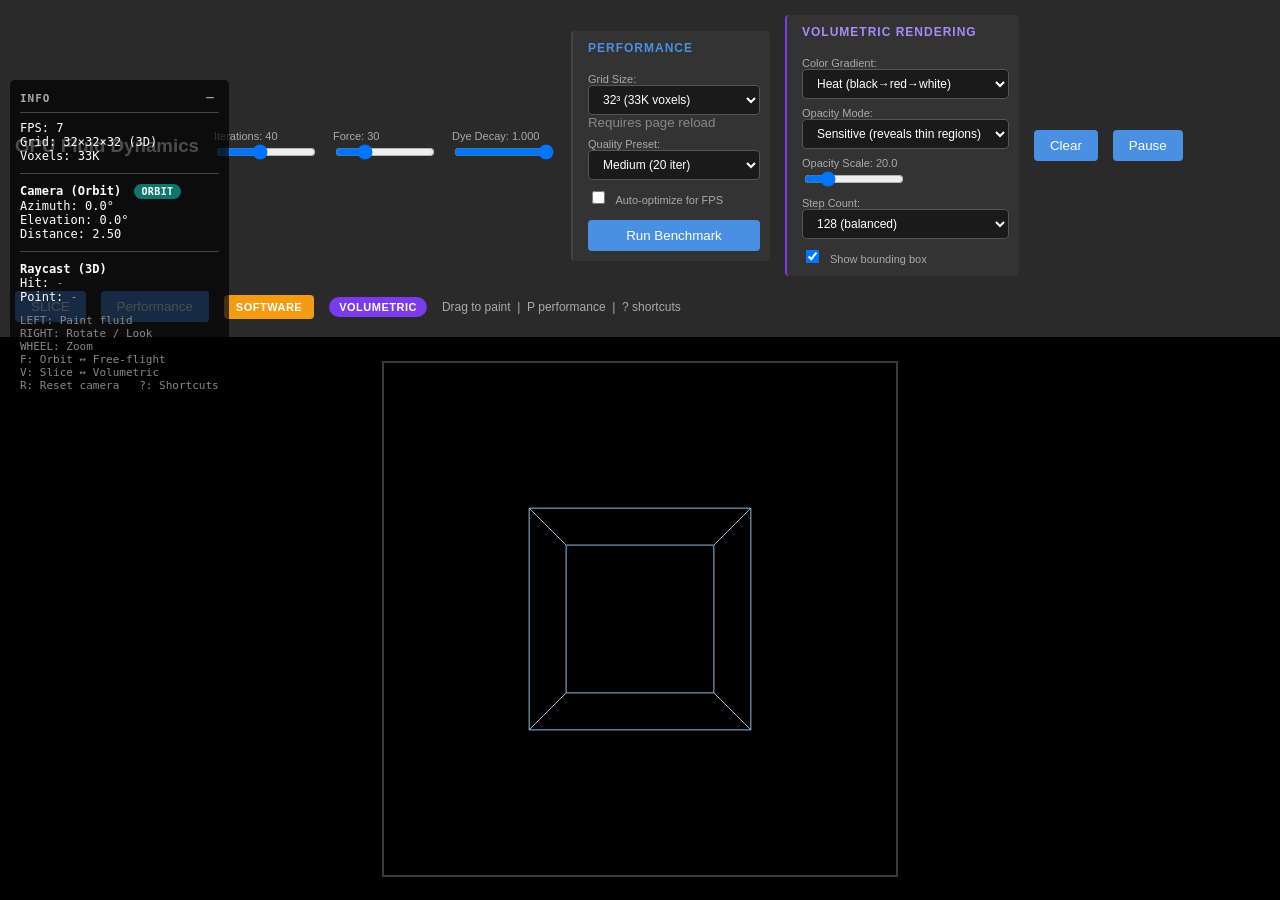
<file: index.html>
<!DOCTYPE html>
<html lang="en">
<head>
    <title>GPU Fluid Dynamics</title>
    <meta charset="UTF-8">
    <meta name="viewport" content="width=device-width, initial-scale=1.0">
    <link rel="icon" href="data:,">
    <link rel="stylesheet" href="css/styles.css">
</head>
<body>
    <div id="container">
        <div id="controls">
            <h3>GPU Fluid Dynamics</h3>
            <div class="control">
                <label>Iterations: <span id="iter-val">40</span></label>
                <input type="range" id="iterations" min="10" max="80" value="40">
            </div>
            <div class="control">
                <label>Force: <span id="force-val">30</span></label>
                <input type="range" id="force" min="5" max="100" value="30">
            </div>
            <div class="control">
                <label>Dye Decay: <span id="dye-dissipation-val">1.000</span></label>
                <input type="range" id="dye-dissipation" min="980" max="1000" step="1" value="1000">
            </div>

            <!-- Performance / Quality Controls -->
            <div class="control-section">
                <h4>Performance</h4>
                <div class="control">
                    <label>Grid Size:</label>
                    <select id="grid-size-select">
                        <option value="24">24³ (14K voxels, fastest)</option>
                        <option value="32">32³ (33K voxels)</option>
                        <option value="48">48³ (110K voxels)</option>
                        <option value="64">64³ (262K voxels)</option>
                        <option value="96">96³ (884K voxels)</option>
                        <option value="128">128³ (2.1M voxels)</option>
                    </select>
                    <small style="color:#888;">Requires page reload</small>
                </div>
                <div class="control">
                    <label>Quality Preset:</label>
                    <select id="quality-preset">
                        <option value="potato">Potato (5 iter, fastest)</option>
                        <option value="low">Low (10 iter)</option>
                        <option value="medium" selected>Medium (20 iter)</option>
                        <option value="high">High (30 iter)</option>
                        <option value="ultra">Ultra (40 iter, slowest)</option>
                    </select>
                </div>
                <div class="control">
                    <label>
                        <input type="checkbox" id="auto-optimize">
                        Auto-optimize for FPS
                    </label>
                </div>
                <button id="benchmark-btn" style="width:100%;margin-top:5px;">Run Benchmark</button>
            </div>

            <!-- 3D Slice Controls (Task 12.2: id="slice-controls") -->
            <div class="control-section" id="slice-controls">
                <h4>3D Slice View</h4>
                <div class="control">
                    <label>Axis:</label>
                    <div class="button-group">
                        <button class="axis-btn active" data-axis="z">XY (Z-slice)</button>
                        <button class="axis-btn"        data-axis="y">XZ (Y-slice)</button>
                        <button class="axis-btn"        data-axis="x">YZ (X-slice)</button>
                    </div>
                </div>
                <div class="control">
                    <label>Depth: <span id="slice-depth-val">Layer 64/127</span></label>
                    <input type="range" id="slice-depth" min="0" max="100" value="50" step="1">
                </div>
            </div>

            <!-- Ray March Controls (Tasks 9.3–9.5, hidden by default) -->
            <div class="control-section ray-controls" id="ray-controls" style="display:none;">
                <h4>Volumetric Rendering</h4>
                <div class="control">
                    <label>Color Gradient:</label>
                    <select id="ray-gradient">
                        <option value="heat"      selected>Heat (black→red→white)</option>
                        <option value="cool"             >Cool (black→blue→white)</option>
                        <option value="plasma"           >Plasma (black→purple→white)</option>
                        <option value="grayscale"        >Greyscale</option>
                    </select>
                </div>
                <div class="control">
                    <label>Opacity Mode:</label>
                    <select id="ray-opacity-mode">
                        <option value="linear"          >Linear</option>
                        <option value="sensitive" selected>Sensitive (reveals thin regions)</option>
                        <option value="dense"           >Dense (shows core)</option>
                        <option value="threshold"       >Threshold (cuts haze)</option>
                    </select>
                </div>
                <div class="control">
                    <label>Opacity Scale: <span id="ray-opacity-scale-val">20.0</span></label>
                    <input type="range" id="ray-opacity-scale" min="1" max="100" step="1" value="20">
                </div>
                <div class="control">
                    <label>Step Count:</label>
                    <select id="ray-step-count">
                        <option value="64"        >64 (fast, lower quality)</option>
                        <option value="128" selected>128 (balanced)</option>
                        <option value="256"       >256 (high quality)</option>
                    </select>
                </div>
                <div class="control">
                    <label>
                        <input type="checkbox" id="show-wireframe" checked>
                        Show bounding box
                    </label>
                </div>
            </div>

            <!-- Action buttons -->
            <button id="clear">Clear</button>
            <button id="pause">Pause</button>
            <!-- Task 8.5: Render mode toggle -->
            <button id="render-mode-toggle" title="Switch to slice view">SLICE</button>
            <button id="performance-toggle">Performance</button>

            <!-- GPU hw/sw badge (existing) -->
            <span class="render-mode-badge" id="render-mode-badge">DETECTING…</span>

            <!-- Task 12.3: SLICE/VOLUMETRIC mode badge -->
            <span class="mode-badge mode-raymarch" id="sim-mode-badge">VOLUMETRIC</span>

            <span style="color:#aaa;font-size:12px;">
                Drag to paint &nbsp;|&nbsp; P performance &nbsp;|&nbsp; ? shortcuts
            </span>
        </div>

        <div id="canvas-container">
            <canvas id="displayCanvas" width="512" height="512"></canvas>
        </div>

        <div id="info">
            <div id="info-header">
                <span>Info</span>
                <button id="info-minimize" title="Minimize">−</button>
            </div>
            <div id="info-body">
                <div>FPS: <span id="fps">0</span></div>
                <div>Grid: <span id="grid-info">-</span></div>
                <div>Voxels: <span id="voxels-info">-</span></div>

                <!-- Camera info (Task 10.6: mode indicator) -->
                <div id="camera-info" style="margin-top:10px;padding-top:10px;border-top:1px solid #444;">
                    <div>
                        <strong id="cam-mode-label">Camera (Orbit)</strong>
                        <!-- Task 10.6 -->
                        <span id="camera-mode-indicator" class="camera-mode-badge orbit"
                              style="margin-left:6px;font-size:10px;">ORBIT</span>
                    </div>
                    <!-- Orbit-specific rows -->
                    <div id="cam-orbit-rows">
                        <div>Azimuth: <span id="cam-azimuth">0.0°</span></div>
                        <div>Elevation: <span id="cam-elevation">0.0°</span></div>
                        <div>Distance: <span id="cam-distance">2.50</span></div>
                    </div>
                    <!-- Free-flight rows (hidden initially) -->
                    <div id="cam-free-rows" style="display:none;">
                        <div>X: <span id="cam-pos-x">0.50</span></div>
                        <div>Y: <span id="cam-pos-y">0.50</span></div>
                        <div>Z: <span id="cam-pos-z">-0.50</span></div>
                        <div>Yaw: <span id="cam-yaw">0.0°</span></div>
                        <div>Pitch: <span id="cam-pitch">0.0°</span></div>
                    </div>
                </div>

                <div id="raycast-info" style="margin-top:10px;padding-top:10px;border-top:1px solid #444;">
                    <div><strong>Raycast (3D)</strong></div>
                    <div>Hit: <span id="ray-hit" style="color:#888;">-</span></div>
                    <div>Point: <span id="ray-point" style="color:#888;">-</span></div>
                </div>

                <div style="margin-top:10px;font-size:11px;color:#888;">
                    <div>LEFT: Paint fluid</div>
                    <div>RIGHT: Rotate / Look</div>
                    <div>WHEEL: Zoom</div>
                    <div>F: Orbit ↔ Free-flight</div>
                    <div>V: Slice ↔ Volumetric</div>
                    <div>R: Reset camera &nbsp; ?: Shortcuts</div>
                </div>
            </div>
        </div>
    </div>

    <!-- Hidden WebGL canvas -->
    <canvas id="webglCanvas" width="128" height="128" style="display:none;"></canvas>

    <!-- Instructions Modal -->
    <div id="instructions-modal" class="modal hidden">
        <div class="modal-content">
            <div class="modal-header">
                <h2>Software Rendering Test Instructions</h2>
                <button class="modal-close" id="modal-close-btn">×</button>
            </div>
            <div class="modal-body">
                <p class="modal-intro">
                    To test performance with software rendering (no GPU acceleration), launch your browser with the
                    <code>--disable-gpu</code> flag. The <code>--user-data-dir</code> flag creates a temporary
                    profile to avoid affecting your main browser.
                </p>

                <div class="instruction-section">
                    <h3>Windows — Chrome</h3>
                    <div class="command-box">
                        <code id="cmd-chrome-win">chrome.exe --disable-gpu --user-data-dir="%TEMP%\chrome-no-gpu"</code>
                        <button class="copy-btn" data-target="cmd-chrome-win">Copy</button>
                    </div>
                </div>

                <div class="instruction-section">
                    <h3>Windows — Edge</h3>
                    <div class="command-box">
                        <code id="cmd-edge-win">msedge.exe --disable-gpu --user-data-dir="%TEMP%\edge-no-gpu"</code>
                        <button class="copy-btn" data-target="cmd-edge-win">Copy</button>
                    </div>
                </div>

                <div class="instruction-section">
                    <h3>macOS — Chrome</h3>
                    <div class="command-box">
                        <code id="cmd-chrome-mac">/Applications/Google\ Chrome.app/Contents/MacOS/Google\ Chrome --disable-gpu --user-data-dir=/tmp/chrome-no-gpu</code>
                        <button class="copy-btn" data-target="cmd-chrome-mac">Copy</button>
                    </div>
                </div>

                <div class="instruction-section warning">
                    <h3>⚠️ Important Notes</h3>
                    <ul>
                        <li>Software rendering will be <strong>significantly slower</strong></li>
                        <li>The temporary profile leaves your regular profile unchanged</li>
                        <li>The performance dashboard will detect which mode is active</li>
                    </ul>
                </div>

                <div class="instruction-section">
                    <h3>Verifying Rendering Mode</h3>
                    <p class="instruction-note">
                        Open the Performance Dashboard → System Info → "Rendering Mode".
                        It shows <span class="badge-hardware">HARDWARE</span> or
                        <span class="badge-software">SOFTWARE</span>.
                    </p>
                </div>
            </div>
            <div class="modal-footer">
                <button id="modal-ok-btn" class="modal-btn">Got it!</button>
            </div>
        </div>
    </div>

    <script type="module" src="js/main.js"></script>
</body>
</html>
</file>
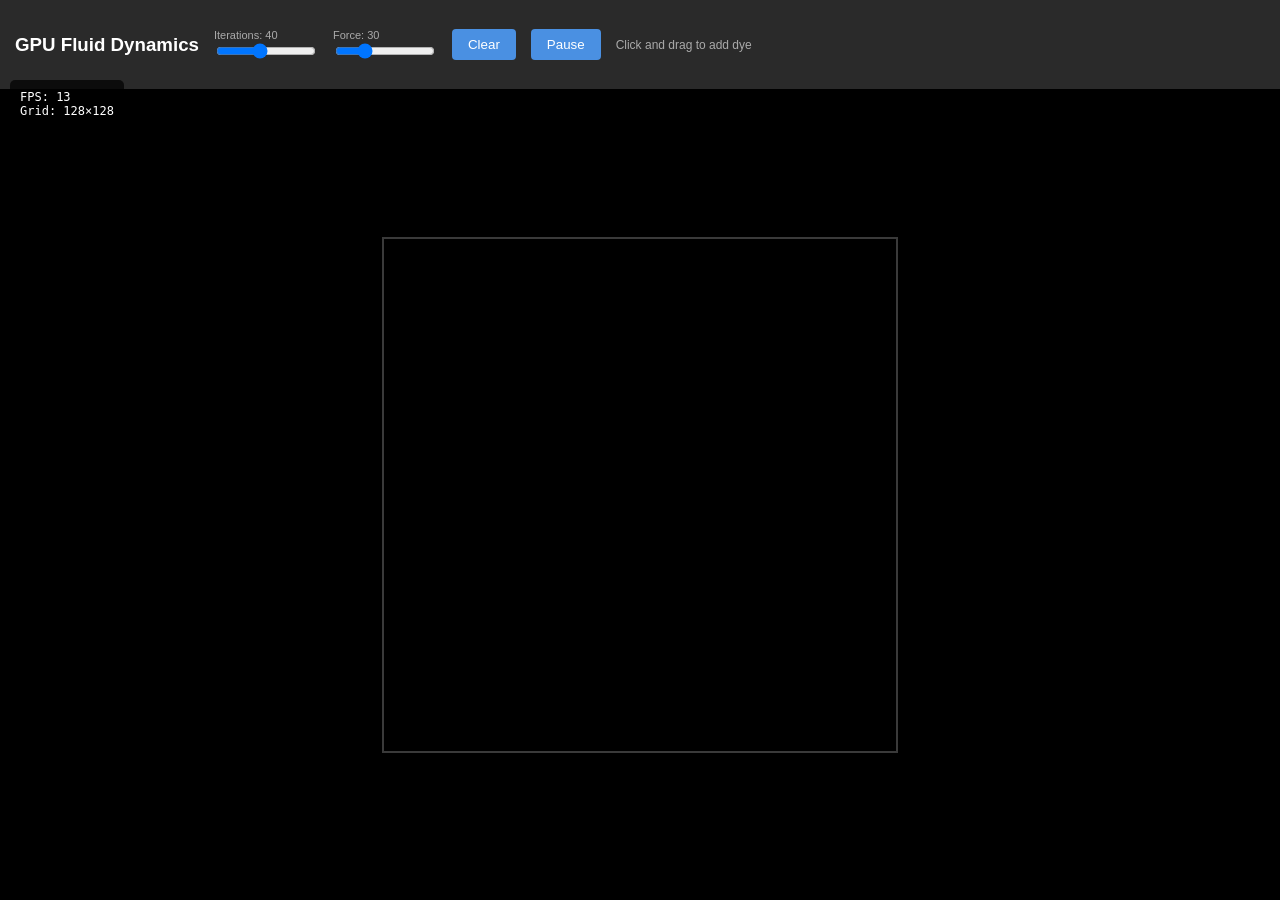
<file: fluid-standalone.html>
<!DOCTYPE html>
<html>
<head>
    <title>GPU Fluid Dynamics</title>
    <style>
        body { 
            margin: 0; 
            padding: 0; 
            background: #1a1a1a; 
            font-family: Arial; 
            color: #fff;
            overflow: hidden;
        }
        #container { 
            display: flex; 
            flex-direction: column; 
            height: 100vh; 
        }
        #controls {
            background: #2a2a2a;
            padding: 15px;
            display: flex;
            gap: 15px;
            align-items: center;
            flex-wrap: wrap;
        }
        .control { display: flex; flex-direction: column; }
        .control label { font-size: 11px; color: #aaa; }
        input[type="range"] { width: 100px; }
        button {
            padding: 8px 16px;
            background: #4a90e2;
            border: none;
            border-radius: 4px;
            color: white;
            cursor: pointer;
        }
        button:hover { background: #357abd; }
        #canvas-container {
            flex: 1;
            display: flex;
            justify-content: center;
            align-items: center;
            background: #000;
        }
        #displayCanvas {
            border: 2px solid #3a3a3a;
            cursor: crosshair;
            image-rendering: pixelated;
        }
        #info {
            position: absolute;
            top: 80px;
            left: 10px;
            background: rgba(0,0,0,0.7);
            padding: 10px;
            border-radius: 5px;
            font-size: 12px;
            font-family: monospace;
        }
    </style>
</head>
<body>
    <div id="container">
        <div id="controls">
            <h3>GPU Fluid Dynamics</h3>
            <div class="control">
                <label>Iterations: <span id="iter-val">40</span></label>
                <input type="range" id="iterations" min="10" max="80" value="40">
            </div>
            <div class="control">
                <label>Force: <span id="force-val">30</span></label>
                <input type="range" id="force" min="5" max="100" value="30">
            </div>
            <button id="clear">Clear</button>
            <button id="pause">Pause</button>
            <span style="color:#aaa; font-size:12px;">Click and drag to add dye</span>
        </div>
        <div id="canvas-container">
            <canvas id="displayCanvas" width="512" height="512"></canvas>
        </div>
        <div id="info">
            <div>FPS: <span id="fps">0</span></div>
            <div>Grid: 128×128</div>
        </div>
    </div>
    
    <!-- Hidden WebGL canvas -->
    <canvas id="webglCanvas" width="128" height="128" style="display:none;"></canvas>
    
    <script>
        // Get canvases
        const webglCanvas = document.getElementById('webglCanvas');
        const displayCanvas = document.getElementById('displayCanvas');
        const displayCtx = displayCanvas.getContext('2d');
        
        // WebGL setup
        const gl = webglCanvas.getContext('webgl2', {
            alpha: false,
            premultipliedAlpha: false,
            preserveDrawingBuffer: true
        });
        
        if (!gl || !gl.getExtension('EXT_color_buffer_float')) {
            alert('WebGL2 or float textures not supported!');
            throw new Error('WebGL2 required');
        }
        
        // Try to enable linear filtering for float textures
        const floatLinear = gl.getExtension('OES_texture_float_linear');
        console.log('Float linear filtering:', floatLinear ? 'supported' : 'NOT supported');
        
        const gridSize = 128;
        let params = {
            iterations: 40,
            forceMultiplier: 30,
            dt: 0.1  // Increased for more visible motion
        };
        
        // Shaders
        const vs = `#version 300 es
            in vec2 a_pos;
            out vec2 v_uv;
            void main() {
                v_uv = a_pos * 0.5 + 0.5;
                gl_Position = vec4(a_pos, 0.0, 1.0);
            }`;
        
        const advectFS = `#version 300 es
            precision highp float;
            in vec2 v_uv;
            out vec4 outColor;
            uniform sampler2D u_velocity;
            uniform sampler2D u_source;
            uniform float u_dt;
            void main() {
                vec2 vel = texture(u_velocity, v_uv).xy;
                // Back-trace along velocity field
                vec2 pos = v_uv - u_dt * vel;
                outColor = texture(u_source, pos);
            }`;
        
        const jacobiFS = `#version 300 es
            precision highp float;
            in vec2 v_uv;
            out vec4 outColor;
            uniform sampler2D u_x;
            uniform sampler2D u_b;
            uniform float u_alpha;
            uniform float u_rBeta;
            void main() {
                vec2 px = vec2(1.0/${gridSize.toFixed(1)});
                vec4 xL = texture(u_x, v_uv - vec2(px.x, 0));
                vec4 xR = texture(u_x, v_uv + vec2(px.x, 0));
                vec4 xB = texture(u_x, v_uv - vec2(0, px.y));
                vec4 xT = texture(u_x, v_uv + vec2(0, px.y));
                vec4 bC = texture(u_b, v_uv);
                outColor = (xL + xR + xB + xT + u_alpha * bC) * u_rBeta;
            }`;
        
        const divergenceFS = `#version 300 es
            precision highp float;
            in vec2 v_uv;
            out vec4 outColor;
            uniform sampler2D u_velocity;
            void main() {
                vec2 px = vec2(1.0/${gridSize.toFixed(1)});
                vec2 vL = texture(u_velocity, v_uv - vec2(px.x, 0)).xy;
                vec2 vR = texture(u_velocity, v_uv + vec2(px.x, 0)).xy;
                vec2 vB = texture(u_velocity, v_uv - vec2(0, px.y)).xy;
                vec2 vT = texture(u_velocity, v_uv + vec2(0, px.y)).xy;
                float div = 0.5 * ((vR.x - vL.x) + (vT.y - vB.y));
                outColor = vec4(div, 0, 0, 1);
            }`;
        
        const gradientFS = `#version 300 es
            precision highp float;
            in vec2 v_uv;
            out vec4 outColor;
            uniform sampler2D u_pressure;
            uniform sampler2D u_velocity;
            void main() {
                vec2 px = vec2(1.0/${gridSize.toFixed(1)});
                float pL = texture(u_pressure, v_uv - vec2(px.x, 0)).x;
                float pR = texture(u_pressure, v_uv + vec2(px.x, 0)).x;
                float pB = texture(u_pressure, v_uv - vec2(0, px.y)).x;
                float pT = texture(u_pressure, v_uv + vec2(0, px.y)).x;
                vec2 vel = texture(u_velocity, v_uv).xy;
                vel -= 0.5 * vec2(pR - pL, pT - pB);
                outColor = vec4(vel, 0, 1);
            }`;
        
        const splatFS = `#version 300 es
            precision highp float;
            in vec2 v_uv;
            out vec4 outColor;
            uniform sampler2D u_field;
            uniform vec2 u_point;
            uniform vec3 u_value;
            uniform float u_radius;
            void main() {
                vec4 base = texture(u_field, v_uv);
                float d = distance(v_uv, u_point);
                float splat = exp(-d * d / (u_radius * u_radius));
                outColor = base + vec4(u_value * splat, 0);
            }`;
        
        const displayFS = `#version 300 es
            precision highp float;
            in vec2 v_uv;
            out vec4 outColor;
            uniform sampler2D u_field;
            void main() {
                vec4 texColor = texture(u_field, v_uv);
                // Reduced brightness to prevent over-saturation
                outColor = vec4(texColor.rgb * 3.0, 1.0);
            }`;
        
        // Create shader program
        function createProgram(fsSource) {
            const program = gl.createProgram();
            const vsShader = gl.createShader(gl.VERTEX_SHADER);
            const fsShader = gl.createShader(gl.FRAGMENT_SHADER);
            
            gl.shaderSource(vsShader, vs);
            gl.compileShader(vsShader);
            if (!gl.getShaderParameter(vsShader, gl.COMPILE_STATUS)) {
                console.error('VS error:', gl.getShaderInfoLog(vsShader));
            }
            
            gl.shaderSource(fsShader, fsSource);
            gl.compileShader(fsShader);
            if (!gl.getShaderParameter(fsShader, gl.COMPILE_STATUS)) {
                console.error('FS error:', gl.getShaderInfoLog(fsShader));
                console.error('Source:', fsSource);
            }
            
            gl.attachShader(program, vsShader);
            gl.attachShader(program, fsShader);
            gl.linkProgram(program);
            
            if (!gl.getProgramParameter(program, gl.LINK_STATUS)) {
                console.error('Link error:', gl.getProgramInfoLog(program));
            }
            
            return program;
        }
        
        // Programs
        const programs = {
            advect: createProgram(advectFS),
            jacobi: createProgram(jacobiFS),
            divergence: createProgram(divergenceFS),
            gradient: createProgram(gradientFS),
            splat: createProgram(splatFS),
            display: createProgram(displayFS)
        };
        
        // Create framebuffer
        function createFBO() {
            const tex = gl.createTexture();
            gl.bindTexture(gl.TEXTURE_2D, tex);
            gl.texImage2D(gl.TEXTURE_2D, 0, gl.RGBA32F, gridSize, gridSize, 0, gl.RGBA, gl.FLOAT, null);
            
            // Use LINEAR if supported, otherwise NEAREST
            const filterMode = floatLinear ? gl.LINEAR : gl.NEAREST;
            gl.texParameteri(gl.TEXTURE_2D, gl.TEXTURE_MIN_FILTER, filterMode);
            gl.texParameteri(gl.TEXTURE_2D, gl.TEXTURE_MAG_FILTER, filterMode);
            gl.texParameteri(gl.TEXTURE_2D, gl.TEXTURE_WRAP_S, gl.CLAMP_TO_EDGE);
            gl.texParameteri(gl.TEXTURE_2D, gl.TEXTURE_WRAP_T, gl.CLAMP_TO_EDGE);
            
            const fbo = gl.createFramebuffer();
            gl.bindFramebuffer(gl.FRAMEBUFFER, fbo);
            gl.framebufferTexture2D(gl.FRAMEBUFFER, gl.COLOR_ATTACHMENT0, gl.TEXTURE_2D, tex, 0);
            
            const status = gl.checkFramebufferStatus(gl.FRAMEBUFFER);
            if (status !== gl.FRAMEBUFFER_COMPLETE) {
                console.error('FBO incomplete:', status);
            }
            
            return { fbo, tex };
        }
        
        // Double FBO
        function createDoubleFBO() {
            return {
                fbo1: createFBO(),
                fbo2: createFBO(),
                swap() {
                    const temp = this.fbo1;
                    this.fbo1 = this.fbo2;
                    this.fbo2 = temp;
                }
            };
        }
        
        // Create FBOs
        const velocity = createDoubleFBO();
        const dye = createDoubleFBO();
        const pressure = createDoubleFBO();
        const divergence = createFBO();
        
        // Quad
        const quadBuffer = gl.createBuffer();
        gl.bindBuffer(gl.ARRAY_BUFFER, quadBuffer);
        gl.bufferData(gl.ARRAY_BUFFER, new Float32Array([-1,-1, 1,-1, -1,1, 1,1]), gl.STATIC_DRAW);
        
        function renderQuad(program) {
            const posLoc = gl.getAttribLocation(program, 'a_pos');
            gl.bindBuffer(gl.ARRAY_BUFFER, quadBuffer);
            gl.enableVertexAttribArray(posLoc);
            gl.vertexAttribPointer(posLoc, 2, gl.FLOAT, false, 0, 0);
            gl.drawArrays(gl.TRIANGLE_STRIP, 0, 4);
        }
        
        function splat(target, x, y, dx, dy, dz) {
            gl.bindFramebuffer(gl.FRAMEBUFFER, target.fbo2.fbo);
            gl.viewport(0, 0, gridSize, gridSize);
            gl.useProgram(programs.splat);
            gl.activeTexture(gl.TEXTURE0);
            gl.bindTexture(gl.TEXTURE_2D, target.fbo1.tex);
            gl.uniform1i(gl.getUniformLocation(programs.splat, 'u_field'), 0);
            gl.uniform2f(gl.getUniformLocation(programs.splat, 'u_point'), x, y);
            gl.uniform3f(gl.getUniformLocation(programs.splat, 'u_value'), dx, dy, dz);
            gl.uniform1f(gl.getUniformLocation(programs.splat, 'u_radius'), 0.01); // Larger radius
            renderQuad(programs.splat);
            target.swap();
        }
        
        function advect(target, dissipation = 1.0) {
            gl.bindFramebuffer(gl.FRAMEBUFFER, target.fbo2.fbo);
            gl.viewport(0, 0, gridSize, gridSize);
            gl.useProgram(programs.advect);
            gl.activeTexture(gl.TEXTURE0);
            gl.bindTexture(gl.TEXTURE_2D, velocity.fbo1.tex);
            gl.uniform1i(gl.getUniformLocation(programs.advect, 'u_velocity'), 0);
            gl.activeTexture(gl.TEXTURE1);
            gl.bindTexture(gl.TEXTURE_2D, target.fbo1.tex);
            gl.uniform1i(gl.getUniformLocation(programs.advect, 'u_source'), 1);
            gl.uniform1f(gl.getUniformLocation(programs.advect, 'u_dt'), params.dt * dissipation);
            renderQuad(programs.advect);
            target.swap();
        }
        
        function step() {
            // Advect
            advect(velocity, 0.98); // slight velocity dissipation
            advect(dye, 0.98);      // dye dissipation - fades over time
            
            // Divergence
            gl.bindFramebuffer(gl.FRAMEBUFFER, divergence.fbo);
            gl.viewport(0, 0, gridSize, gridSize);
            gl.useProgram(programs.divergence);
            gl.activeTexture(gl.TEXTURE0);
            gl.bindTexture(gl.TEXTURE_2D, velocity.fbo1.tex);
            gl.uniform1i(gl.getUniformLocation(programs.divergence, 'u_velocity'), 0);
            renderQuad(programs.divergence);
            
            // Pressure solve (Jacobi)
            gl.clearColor(0, 0, 0, 1);
            gl.bindFramebuffer(gl.FRAMEBUFFER, pressure.fbo1.fbo);
            gl.clear(gl.COLOR_BUFFER_BIT);
            gl.bindFramebuffer(gl.FRAMEBUFFER, pressure.fbo2.fbo);
            gl.clear(gl.COLOR_BUFFER_BIT);
            
            gl.useProgram(programs.jacobi);
            gl.uniform1f(gl.getUniformLocation(programs.jacobi, 'u_alpha'), -1.0);
            gl.uniform1f(gl.getUniformLocation(programs.jacobi, 'u_rBeta'), 0.25);
            gl.activeTexture(gl.TEXTURE1);
            gl.bindTexture(gl.TEXTURE_2D, divergence.tex);
            gl.uniform1i(gl.getUniformLocation(programs.jacobi, 'u_b'), 1);
            
            for (let i = 0; i < params.iterations; i++) {
                gl.bindFramebuffer(gl.FRAMEBUFFER, pressure.fbo2.fbo);
                gl.activeTexture(gl.TEXTURE0);
                gl.bindTexture(gl.TEXTURE_2D, pressure.fbo1.tex);
                gl.uniform1i(gl.getUniformLocation(programs.jacobi, 'u_x'), 0);
                renderQuad(programs.jacobi);
                pressure.swap();
            }
            
            // Gradient subtraction
            gl.bindFramebuffer(gl.FRAMEBUFFER, velocity.fbo2.fbo);
            gl.viewport(0, 0, gridSize, gridSize);
            gl.useProgram(programs.gradient);
            gl.activeTexture(gl.TEXTURE0);
            gl.bindTexture(gl.TEXTURE_2D, pressure.fbo1.tex);
            gl.uniform1i(gl.getUniformLocation(programs.gradient, 'u_pressure'), 0);
            gl.activeTexture(gl.TEXTURE1);
            gl.bindTexture(gl.TEXTURE_2D, velocity.fbo1.tex);
            gl.uniform1i(gl.getUniformLocation(programs.gradient, 'u_velocity'), 1);
            renderQuad(programs.gradient);
            velocity.swap();
        }
        
        function render() {
            // Render dye to WebGL canvas
            gl.bindFramebuffer(gl.FRAMEBUFFER, null);
            gl.viewport(0, 0, gridSize, gridSize);
            
            // Clear to black
            gl.clearColor(0, 0, 0, 1);
            gl.clear(gl.COLOR_BUFFER_BIT);
            
            // Render the dye texture
            gl.useProgram(programs.display);
            gl.activeTexture(gl.TEXTURE0);
            gl.bindTexture(gl.TEXTURE_2D, dye.fbo1.tex);
            gl.uniform1i(gl.getUniformLocation(programs.display, 'u_field'), 0);
            renderQuad(programs.display);
            
            // Copy to display canvas
            displayCtx.drawImage(webglCanvas, 0, 0, displayCanvas.width, displayCanvas.height);
        }
        
        // Mouse handling
        let mouseDown = false;
        let mouseX = 0, mouseY = 0, prevX = 0, prevY = 0;
        
        displayCanvas.addEventListener('mousedown', (e) => {
            mouseDown = true;
            const rect = displayCanvas.getBoundingClientRect();
            prevX = mouseX = (e.clientX - rect.left) / rect.width;
            prevY = mouseY = 1.0 - (e.clientY - rect.top) / rect.height;
        });
        
        displayCanvas.addEventListener('mousemove', (e) => {
            if (mouseDown) {
                const rect = displayCanvas.getBoundingClientRect();
                prevX = mouseX;
                prevY = mouseY;
                mouseX = (e.clientX - rect.left) / rect.width;
                mouseY = 1.0 - (e.clientY - rect.top) / rect.height;
                
                const dx = (mouseX - prevX) * params.forceMultiplier;
                const dy = (mouseY - prevY) * params.forceMultiplier;
                
                splat(velocity, mouseX, mouseY, dx, dy, 0);
                
                // OPTION 1: Direction-based (current)
                // const r = Math.abs(dx) * 1.0;
                // const g = Math.abs(dy) * 1.0;
                // const b = (Math.abs(dx) + Math.abs(dy)) * 0.5;
                
                // OPTION 2: Random vibrant colors (reduced intensity)
                const r = Math.random() * 0.5;
                const g = Math.random() * 0.5;
                const b = Math.random() * 0.5;
                
                // OPTION 3: Rainbow based on angle
                // const angle = Math.atan2(dy, dx) / (Math.PI * 2) + 0.5;
                // const r = Math.sin(angle * Math.PI * 2) * 0.5 + 0.5;
                // const g = Math.sin((angle + 0.33) * Math.PI * 2) * 0.5 + 0.5;
                // const b = Math.sin((angle + 0.66) * Math.PI * 2) * 0.5 + 0.5;
                
                splat(dye, mouseX, mouseY, r, g, b);
            }
        });
        
        displayCanvas.addEventListener('mouseup', () => { mouseDown = false; });
        displayCanvas.addEventListener('mouseleave', () => { mouseDown = false; });
        
        // Controls
        document.getElementById('iterations').oninput = (e) => {
            params.iterations = parseInt(e.target.value);
            document.getElementById('iter-val').textContent = params.iterations;
        };
        
        document.getElementById('force').oninput = (e) => {
            params.forceMultiplier = parseFloat(e.target.value);
            document.getElementById('force-val').textContent = params.forceMultiplier;
        };
        
        document.getElementById('clear').onclick = () => {
            gl.clearColor(0, 0, 0, 1);
            [velocity.fbo1, velocity.fbo2, dye.fbo1, dye.fbo2, pressure.fbo1, pressure.fbo2].forEach(f => {
                gl.bindFramebuffer(gl.FRAMEBUFFER, f.fbo);
                gl.clear(gl.COLOR_BUFFER_BIT);
            });
        };
        
        let running = true;
        document.getElementById('pause').onclick = function() {
            running = !running;
            this.textContent = running ? 'Pause' : 'Resume';
            if (running) animate();
        };
        
        // Animation loop
        let frameCount = 0, lastTime = 0;
        function animate() {
            if (!running) return;
            
            const now = performance.now();
            frameCount++;
            if (now - lastTime > 500) {
                document.getElementById('fps').textContent = Math.round(frameCount / ((now - lastTime) / 1000));
                frameCount = 0;
                lastTime = now;
            }
            
            step();
            render();
            requestAnimationFrame(animate);
        }
        
        // Initialize and start
        console.log('Fluid simulation initialized!');
        console.log('Click and drag to create fluid motion');
        
        // Start animation immediately
        animate();
    </script>
</body>
</html>
</file>
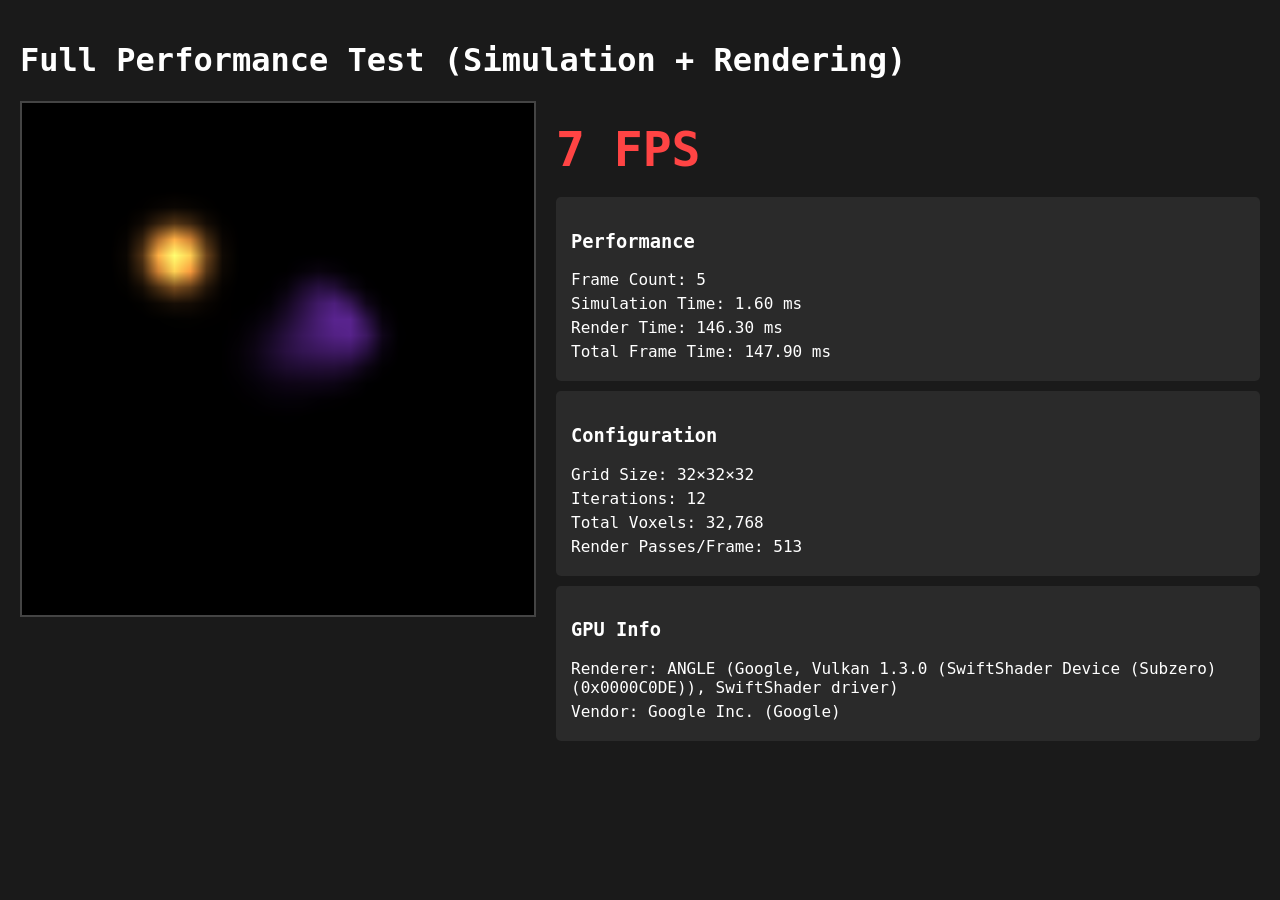
<file: test-full-perf.html>
<!DOCTYPE html>
<html>
<head>
    <title>Full Performance Test (with Rendering)</title>
    <style>
        body {
            margin: 0;
            padding: 20px;
            font-family: monospace;
            background: #1a1a1a;
            color: #fff;
            font-size: 16px;
        }
        .container {
            display: flex;
            gap: 20px;
        }
        canvas {
            border: 2px solid #444;
        }
        .big {
            font-size: 48px;
            font-weight: bold;
            margin: 20px 0;
        }
        .fps-good { color: #4f4; }
        .fps-ok { color: #ff4; }
        .fps-bad { color: #f44; }
        .info {
            background: #2a2a2a;
            padding: 15px;
            border-radius: 5px;
            margin: 10px 0;
            min-width: 300px;
        }
        .metric {
            margin: 5px 0;
        }
    </style>
</head>
<body>
    <h1>Full Performance Test (Simulation + Rendering)</h1>
    
    <div class="container">
        <div>
            <canvas id="displayCanvas" width="512" height="512"></canvas>
        </div>
        
        <div>
            <div class="big" id="fps-display">Measuring...</div>
            
            <div class="info">
                <h3>Performance</h3>
                <div class="metric">Frame Count: <span id="frame-count">0</span></div>
                <div class="metric">Simulation Time: <span id="sim-time">-</span> ms</div>
                <div class="metric">Render Time: <span id="render-time">-</span> ms</div>
                <div class="metric">Total Frame Time: <span id="frame-time">-</span> ms</div>
            </div>
            
            <div class="info">
                <h3>Configuration</h3>
                <div class="metric">Grid Size: <span id="grid-size">-</span></div>
                <div class="metric">Iterations: <span id="iterations">-</span></div>
                <div class="metric">Total Voxels: <span id="voxels">-</span></div>
                <div class="metric">Render Passes/Frame: <span id="passes">-</span></div>
            </div>
            
            <div class="info">
                <h3>GPU Info</h3>
                <div class="metric">Renderer: <span id="gpu-renderer">-</span></div>
                <div class="metric">Vendor: <span id="gpu-vendor">-</span></div>
            </div>
        </div>
    </div>
    
    <script type="module">
        try {
            const { WebGLContext } = await import('./js/webgl-utils.js');
            const { FluidSimulation3D } = await import('./js/simulation3d.js');
            const { Renderer3D } = await import('./js/renderer3d.js');
            const { CONFIG } = await import('./js/config.js');
            
            console.log('Modules loaded');
            console.log(`Grid: ${CONFIG.gridSize.x}×${CONFIG.gridSize.y}×${CONFIG.gridSize.z}`);
            
            // Setup WebGL canvas (hidden)
            const webglCanvas = document.createElement('canvas');
            webglCanvas.width = CONFIG.gridSize.x;
            webglCanvas.height = CONFIG.gridSize.y;
            
            // Setup display canvas (visible)
            const displayCanvas = document.getElementById('displayCanvas');
            
            // Create contexts
            const webglContext = new WebGLContext(webglCanvas);
            const gl = webglContext.gl;
            
            // Get GPU info
            const debugInfo = gl.getExtension('WEBGL_debug_renderer_info');
            if (debugInfo) {
                const renderer = gl.getParameter(debugInfo.UNMASKED_RENDERER_WEBGL);
                const vendor = gl.getParameter(debugInfo.UNMASKED_VENDOR_WEBGL);
                document.getElementById('gpu-renderer').textContent = renderer;
                document.getElementById('gpu-vendor').textContent = vendor;
            }
            
            // Create simulation and renderer
            const simulation = new FluidSimulation3D(webglContext, null);
            const renderer = new Renderer3D(webglContext, displayCanvas, simulation, null, null);
            
            const iterations = simulation.params.iterations;
            const gridZ = CONFIG.gridSize.z;
            const voxels = CONFIG.gridSize.x * CONFIG.gridSize.y * CONFIG.gridSize.z;
            const renderPasses = gridZ * 4 + (gridZ * iterations) + 1;
            
            // Update static info
            document.getElementById('grid-size').textContent = 
                `${CONFIG.gridSize.x}×${CONFIG.gridSize.y}×${CONFIG.gridSize.z}`;
            document.getElementById('iterations').textContent = iterations;
            document.getElementById('voxels').textContent = voxels.toLocaleString();
            document.getElementById('passes').textContent = renderPasses.toLocaleString();
            
            // Add some initial dye for visual feedback
            simulation.splat3D(simulation.dye, 0.5, 0.5, 0.5, 0.5, 0.2, 0.8);
            simulation.splat3D(simulation.dye, 0.3, 0.7, 0.5, 0.8, 0.5, 0.2);
            simulation.splat3D(simulation.velocity, 0.5, 0.5, 0.5, 5, 3, 0);
            
            // FPS tracking
            let frameCount = 0;
            let lastTime = performance.now();
            let fps = 0;
            
            function animate() {
                const frameStart = performance.now();
                
                // Simulation step
                const simStart = performance.now();
                simulation.step();
                const simEnd = performance.now();
                const simTime = simEnd - simStart;
                
                // Rendering step
                const renderStart = performance.now();
                renderer.render();
                const renderEnd = performance.now();
                const renderTime = renderEnd - renderStart;
                
                const frameEnd = performance.now();
                const frameTime = frameEnd - frameStart;
                
                frameCount++;
                
                // Calculate FPS every second
                if (frameEnd - lastTime >= 1000) {
                    fps = frameCount;
                    frameCount = 0;
                    lastTime = frameEnd;
                }
                
                // Update display
                document.getElementById('frame-count').textContent = frameCount;
                document.getElementById('sim-time').textContent = simTime.toFixed(2);
                document.getElementById('render-time').textContent = renderTime.toFixed(2);
                document.getElementById('frame-time').textContent = frameTime.toFixed(2);
                
                const fpsDisplay = document.getElementById('fps-display');
                fpsDisplay.textContent = `${fps} FPS`;
                
                if (fps >= 30) {
                    fpsDisplay.className = 'big fps-good';
                } else if (fps >= 15) {
                    fpsDisplay.className = 'big fps-ok';
                } else {
                    fpsDisplay.className = 'big fps-bad';
                }
                
                requestAnimationFrame(animate);
            }
            
            console.log('Starting full animation loop (simulation + rendering)...');
            animate();
            
        } catch (error) {
            console.error('ERROR:', error);
            document.getElementById('fps-display').textContent = 'ERROR';
            document.getElementById('fps-display').className = 'big fps-bad';
        }
    </script>
</body>
</html>
</file>
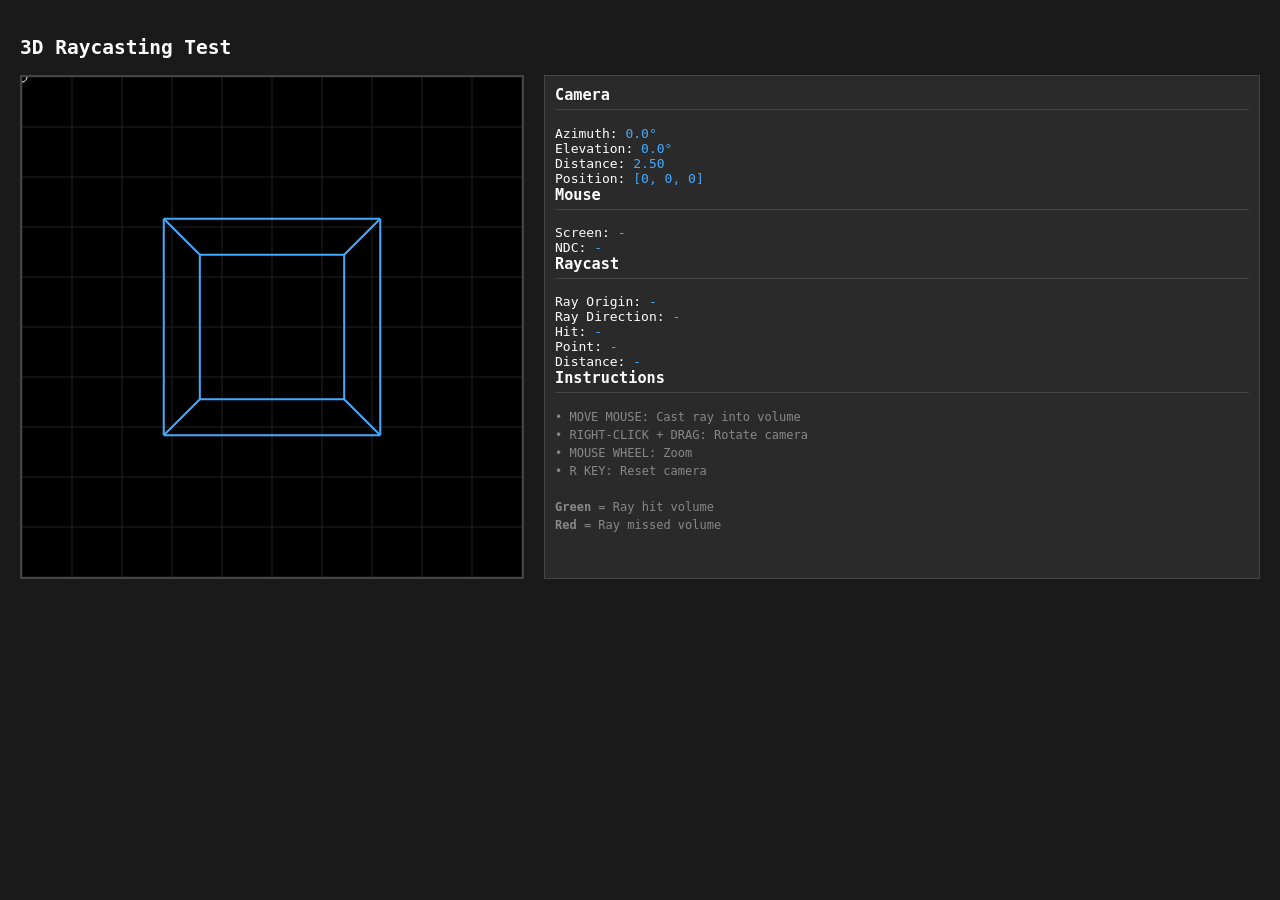
<file: test-raycast.html>
<!DOCTYPE html>
<html>
<head>
    <title>Raycast Test - 3D Volume Intersection</title>
    <style>
        body {
            margin: 0;
            padding: 20px;
            font-family: monospace;
            background: #1a1a1a;
            color: #fff;
        }
        #container {
            display: flex;
            gap: 20px;
        }
        #test-canvas {
            border: 2px solid #444;
            cursor: crosshair;
            background: #000;
        }
        #info {
            flex: 1;
            padding: 10px;
            background: #2a2a2a;
            border: 1px solid #444;
        }
        .value {
            color: #4af;
        }
        .hit { color: #4f4; }
        .miss { color: #f44; }
        h3 { margin-top: 0; border-bottom: 1px solid #444; padding-bottom: 5px; }
    </style>
</head>
<body>
    <h2>3D Raycasting Test</h2>
    <div id="container">
        <canvas id="test-canvas" width="500" height="500"></canvas>
        
        <div id="info">
            <h3>Camera</h3>
            <div>Azimuth: <span class="value" id="azimuth">0.0°</span></div>
            <div>Elevation: <span class="value" id="elevation">0.0°</span></div>
            <div>Distance: <span class="value" id="distance">2.50</span></div>
            <div>Position: <span class="value" id="position">[0, 0, 0]</span></div>
            
            <h3>Mouse</h3>
            <div>Screen: <span class="value" id="mouse-screen">-</span></div>
            <div>NDC: <span class="value" id="mouse-ndc">-</span></div>
            
            <h3>Raycast</h3>
            <div>Ray Origin: <span class="value" id="ray-origin">-</span></div>
            <div>Ray Direction: <span class="value" id="ray-dir">-</span></div>
            <div>Hit: <span class="value" id="ray-hit">-</span></div>
            <div>Point: <span class="value" id="ray-point">-</span></div>
            <div>Distance: <span class="value" id="ray-distance">-</span></div>
            
            <h3>Instructions</h3>
            <div style="font-size: 12px; color: #888; line-height: 1.5;">
                • MOVE MOUSE: Cast ray into volume<br>
                • RIGHT-CLICK + DRAG: Rotate camera<br>
                • MOUSE WHEEL: Zoom<br>
                • R KEY: Reset camera<br>
                <br>
                <strong>Green</strong> = Ray hit volume<br>
                <strong>Red</strong> = Ray missed volume
            </div>
        </div>
    </div>
    
    <script type="module">
        import { OrbitController } from './js/camera3d.js';
        import { Raycaster3D } from './js/raycaster3d.js';
        
        const canvas = document.getElementById('test-canvas');
        const ctx = canvas.getContext('2d');
        const camera = new OrbitController();
        const raycaster = new Raycaster3D(camera);
        
        camera.setAspect(1.0);  // Square canvas
        
        let rightMouseDown = false;
        let prevX = 0;
        let prevY = 0;
        let mouseX = 0;
        let mouseY = 0;
        let currentRaycast = null;
        
        // Mouse events
        canvas.addEventListener('mousedown', (e) => {
            if (e.button === 2) {
                rightMouseDown = true;
                const rect = canvas.getBoundingClientRect();
                prevX = mouseX = e.clientX - rect.left;
                prevY = mouseY = e.clientY - rect.top;
            }
        });
        
        canvas.addEventListener('mousemove', (e) => {
            const rect = canvas.getBoundingClientRect();
            
            if (rightMouseDown) {
                prevX = mouseX;
                prevY = mouseY;
                mouseX = e.clientX - rect.left;
                mouseY = e.clientY - rect.top;
                
                const deltaX = mouseX - prevX;
                const deltaY = mouseY - prevY;
                
                camera.rotate(deltaX, deltaY);
            } else {
                // Just update mouse position
                mouseX = e.clientX - rect.left;
                mouseY = e.clientY - rect.top;
                
                // Perform raycast
                const normX = mouseX / canvas.width;
                const normY = 1.0 - (mouseY / canvas.height);  // Flip Y
                currentRaycast = raycaster.castRay(normX, normY);
                
                updateInfo(normX, normY);
            }
            
            draw();
        });
        
        canvas.addEventListener('mouseup', (e) => {
            if (e.button === 2) {
                rightMouseDown = false;
            }
        });
        
        canvas.addEventListener('mouseleave', () => {
            rightMouseDown = false;
        });
        
        canvas.addEventListener('contextmenu', (e) => e.preventDefault());
        
        canvas.addEventListener('wheel', (e) => {
            e.preventDefault();
            camera.zoom(e.deltaY * 0.01);
            draw();
        });
        
        // Keyboard
        document.addEventListener('keydown', (e) => {
            if (e.key === 'r' || e.key === 'R') {
                camera.reset();
                draw();
            }
        });
        
        // Update info display
        function updateInfo(screenX, screenY) {
            const info = camera.getInfo();
            
            document.getElementById('azimuth').textContent = info.azimuth;
            document.getElementById('elevation').textContent = info.elevation;
            document.getElementById('distance').textContent = info.distance;
            document.getElementById('position').textContent = `[${info.position.join(', ')}]`;
            
            // Mouse info
            document.getElementById('mouse-screen').textContent = 
                `(${screenX.toFixed(3)}, ${screenY.toFixed(3)})`;
            
            const ndcX = screenX * 2 - 1;
            const ndcY = screenY * 2 - 1;
            document.getElementById('mouse-ndc').textContent = 
                `(${ndcX.toFixed(3)}, ${ndcY.toFixed(3)})`;
            
            // Raycast info
            if (currentRaycast) {
                document.getElementById('ray-hit').textContent = 
                    currentRaycast.hit ? '✓ HIT' : '✗ MISS';
                document.getElementById('ray-hit').className = 
                    currentRaycast.hit ? 'hit' : 'miss';
                
                if (currentRaycast.hit) {
                    const p = currentRaycast.point;
                    document.getElementById('ray-point').textContent = 
                        `[${p[0].toFixed(3)}, ${p[1].toFixed(3)}, ${p[2].toFixed(3)}]`;
                    document.getElementById('ray-distance').textContent = 
                        currentRaycast.distance.toFixed(3);
                } else {
                    document.getElementById('ray-point').textContent = 'N/A';
                    document.getElementById('ray-distance').textContent = 'Infinity';
                }
            }
        }
        
        // Draw visualization
        function draw() {
            ctx.fillStyle = '#000';
            ctx.fillRect(0, 0, canvas.width, canvas.height);
            
            // Draw grid
            ctx.strokeStyle = '#222';
            ctx.lineWidth = 1;
            for (let i = 0; i <= 10; i++) {
                const x = (i / 10) * canvas.width;
                const y = (i / 10) * canvas.height;
                ctx.beginPath();
                ctx.moveTo(x, 0);
                ctx.lineTo(x, canvas.height);
                ctx.stroke();
                ctx.beginPath();
                ctx.moveTo(0, y);
                ctx.lineTo(canvas.width, y);
                ctx.stroke();
            }
            
            // Project cube corners to screen
            const cubeCorners = [
                [0, 0, 0], [1, 0, 0], [1, 1, 0], [0, 1, 0],  // Front face
                [0, 0, 1], [1, 0, 1], [1, 1, 1], [0, 1, 1]   // Back face
            ];
            
            const viewMatrix = camera.getViewMatrix();
            const projMatrix = camera.getProjectionMatrix();
            
            const projectedCorners = cubeCorners.map(corner => {
                return projectPoint(corner, viewMatrix, projMatrix);
            });
            
            // Draw cube edges
            ctx.strokeStyle = '#4af';
            ctx.lineWidth = 2;
            
            // Front face
            drawLine(projectedCorners[0], projectedCorners[1]);
            drawLine(projectedCorners[1], projectedCorners[2]);
            drawLine(projectedCorners[2], projectedCorners[3]);
            drawLine(projectedCorners[3], projectedCorners[0]);
            
            // Back face
            drawLine(projectedCorners[4], projectedCorners[5]);
            drawLine(projectedCorners[5], projectedCorners[6]);
            drawLine(projectedCorners[6], projectedCorners[7]);
            drawLine(projectedCorners[7], projectedCorners[4]);
            
            // Connecting edges
            drawLine(projectedCorners[0], projectedCorners[4]);
            drawLine(projectedCorners[1], projectedCorners[5]);
            drawLine(projectedCorners[2], projectedCorners[6]);
            drawLine(projectedCorners[3], projectedCorners[7]);
            
            // Draw raycast hit point if available
            if (currentRaycast && currentRaycast.hit) {
                const hitScreen = projectPoint(currentRaycast.point, viewMatrix, projMatrix);
                
                ctx.fillStyle = '#4f4';
                ctx.beginPath();
                ctx.arc(hitScreen[0], hitScreen[1], 8, 0, Math.PI * 2);
                ctx.fill();
                
                ctx.strokeStyle = '#4f4';
                ctx.lineWidth = 1;
                ctx.stroke();
            }
            
            // Draw mouse cursor
            ctx.strokeStyle = '#fff';
            ctx.lineWidth = 1;
            ctx.beginPath();
            ctx.arc(mouseX, mouseY, 5, 0, Math.PI * 2);
            ctx.stroke();
        }
        
        function projectPoint(point, viewMatrix, projMatrix) {
            // Apply view matrix
            const x = viewMatrix[0] * point[0] + viewMatrix[4] * point[1] + viewMatrix[8] * point[2] + viewMatrix[12];
            const y = viewMatrix[1] * point[0] + viewMatrix[5] * point[1] + viewMatrix[9] * point[2] + viewMatrix[13];
            const z = viewMatrix[2] * point[0] + viewMatrix[6] * point[1] + viewMatrix[10] * point[2] + viewMatrix[14];
            const w = viewMatrix[3] * point[0] + viewMatrix[7] * point[1] + viewMatrix[11] * point[2] + viewMatrix[15];
            
            // Apply projection matrix
            const x2 = projMatrix[0] * x + projMatrix[4] * y + projMatrix[8] * z + projMatrix[12] * w;
            const y2 = projMatrix[1] * x + projMatrix[5] * y + projMatrix[9] * z + projMatrix[13] * w;
            const w2 = projMatrix[3] * x + projMatrix[7] * y + projMatrix[11] * z + projMatrix[15] * w;
            
            // Perspective divide
            const ndcX = x2 / w2;
            const ndcY = y2 / w2;
            
            // Convert to screen space
            const screenX = (ndcX + 1) * 0.5 * canvas.width;
            const screenY = (1 - (ndcY + 1) * 0.5) * canvas.height;  // Flip Y
            
            return [screenX, screenY];
        }
        
        function drawLine(p1, p2) {
            ctx.beginPath();
            ctx.moveTo(p1[0], p1[1]);
            ctx.lineTo(p2[0], p2[1]);
            ctx.stroke();
        }
        
        // Initial draw
        draw();
        
        console.log('Raycast test page loaded');
        console.log('Camera:', camera);
        console.log('Raycaster:', raycaster);
    </script>
</body>
</html>
</file>
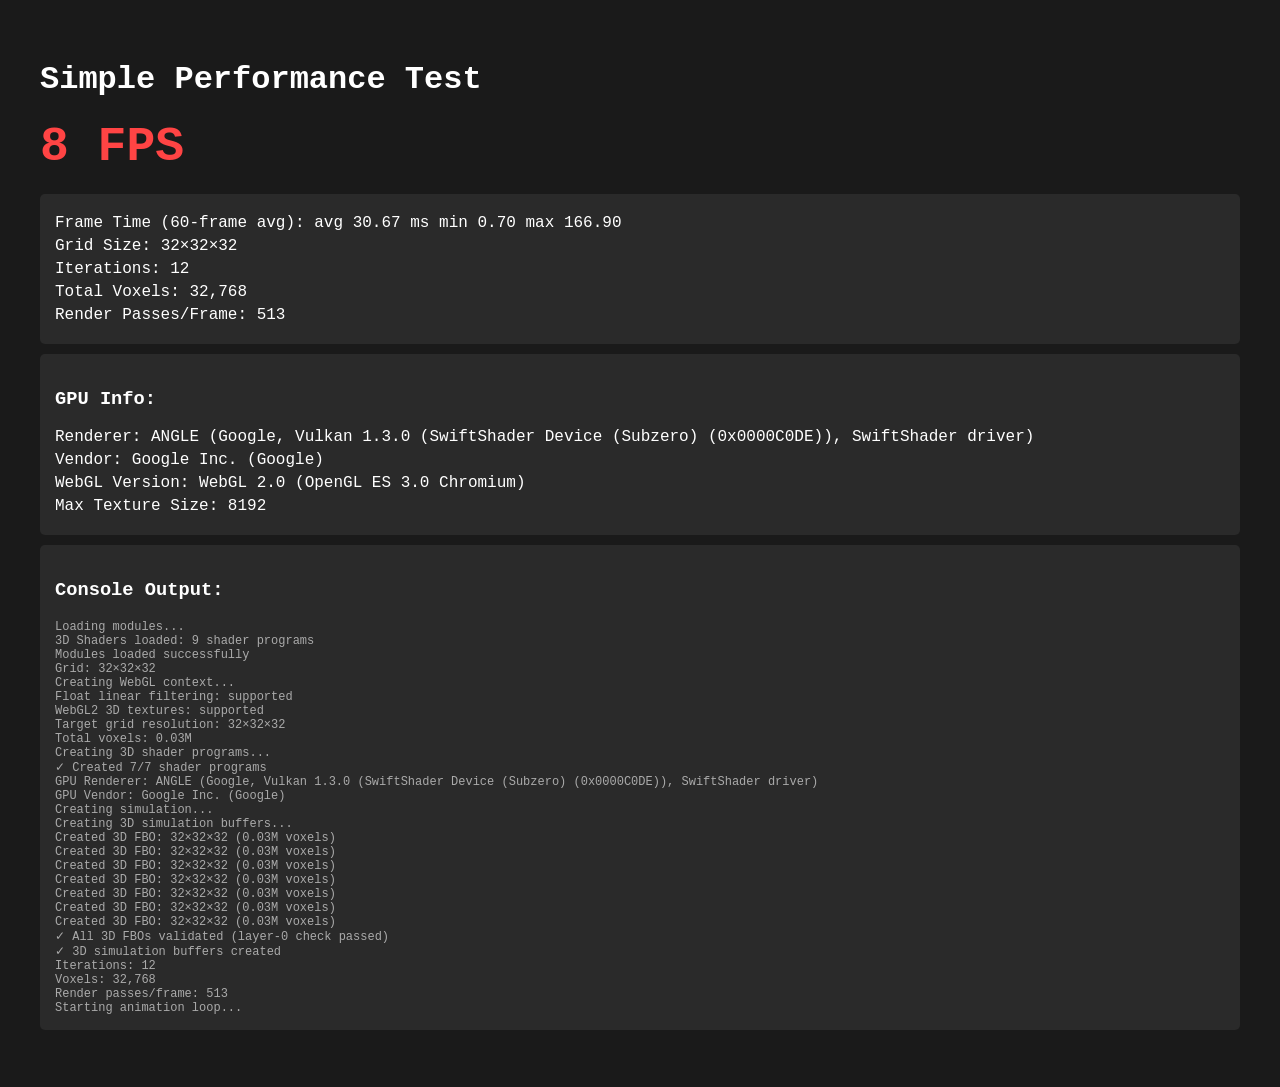
<file: test-simple-perf.html>
<!DOCTYPE html>
<html>
<head>
    <title>Simple Performance Test</title>
    <style>
        body {
            margin: 20px;
            padding: 20px;
            font-family: monospace;
            background: #1a1a1a;
            color: #fff;
            font-size: 16px;
        }
        .big {
            font-size: 48px;
            font-weight: bold;
            margin: 20px 0;
        }
        .fps-good { color: #4f4; }
        .fps-ok { color: #ff4; }
        .fps-bad { color: #f44; }
        .info {
            background: #2a2a2a;
            padding: 15px;
            border-radius: 5px;
            margin: 10px 0;
        }
        .metric {
            margin: 5px 0;
        }
    </style>
</head>
<body>
    <h1>Simple Performance Test</h1>
    
    <div class="big" id="fps-display">Measuring...</div>
    
    <div class="info">
        <div class="metric">Frame Time (60-frame avg): <span id="frame-time">-</span></div>
        <div class="metric">Grid Size: <span id="grid-size">-</span></div>
        <div class="metric">Iterations: <span id="iterations">-</span></div>
        <div class="metric">Total Voxels: <span id="voxels">-</span></div>
        <div class="metric">Render Passes/Frame: <span id="passes">-</span></div>
    </div>
    
    <div class="info">
        <h3>GPU Info:</h3>
        <div class="metric">Renderer: <span id="gpu-renderer">-</span></div>
        <div class="metric">Vendor: <span id="gpu-vendor">-</span></div>
        <div class="metric">WebGL Version: <span id="webgl-version">-</span></div>
        <div class="metric">Max Texture Size: <span id="max-texture">-</span></div>
    </div>
    
    <div class="info">
        <h3>Console Output:</h3>
        <div id="console" style="font-size: 12px; color: #aaa;"></div>
    </div>
    
    <script type="module">
        const consoleDiv = document.getElementById('console');
        const originalLog = console.log;
        console.log = function(...args) {
            originalLog.apply(console, args);
            consoleDiv.innerHTML += args.join(' ') + '<br>';
            consoleDiv.scrollTop = consoleDiv.scrollHeight;
        };
        
        console.log('Loading modules...');
        
        try {
            const { WebGLContext } = await import('./js/webgl-utils.js');
            const { FluidSimulation3D } = await import('./js/simulation3d.js');
            const { CONFIG } = await import('./js/config.js');
            
            console.log('Modules loaded successfully');
            console.log(`Grid: ${CONFIG.gridSize.x}×${CONFIG.gridSize.y}×${CONFIG.gridSize.z}`);
            
            // Setup
            const canvas = document.createElement('canvas');
            canvas.width = CONFIG.gridSize.x;
            canvas.height = CONFIG.gridSize.y;
            
            console.log('Creating WebGL context...');
            const webglContext = new WebGLContext(canvas);
            const gl = webglContext.gl;
            
            // Get GPU info
            const debugInfo = gl.getExtension('WEBGL_debug_renderer_info');
            if (debugInfo) {
                const renderer = gl.getParameter(debugInfo.UNMASKED_RENDERER_WEBGL);
                const vendor = gl.getParameter(debugInfo.UNMASKED_VENDOR_WEBGL);
                console.log('GPU Renderer:', renderer);
                console.log('GPU Vendor:', vendor);
                document.getElementById('gpu-renderer').textContent = renderer;
                document.getElementById('gpu-vendor').textContent = vendor;
            } else {
                console.log('GPU info extension not available');
                document.getElementById('gpu-renderer').textContent = 'Unknown (extension not available)';
                document.getElementById('gpu-vendor').textContent = 'Unknown';
            }
            
            document.getElementById('webgl-version').textContent = gl.getParameter(gl.VERSION);
            document.getElementById('max-texture').textContent = gl.getParameter(gl.MAX_TEXTURE_SIZE);
            
            console.log('Creating simulation...');
            const simulation = new FluidSimulation3D(webglContext, null);
            
            const iterations = simulation.params.iterations;
            const gridZ = CONFIG.gridSize.z;
            const voxels = CONFIG.gridSize.x * CONFIG.gridSize.y * CONFIG.gridSize.z;
            const renderPasses = gridZ * 4 + (gridZ * iterations) + 1;
            
            console.log(`Iterations: ${iterations}`);
            console.log(`Voxels: ${voxels.toLocaleString()}`);
            console.log(`Render passes/frame: ${renderPasses.toLocaleString()}`);
            
            // Update static info
            document.getElementById('grid-size').textContent = 
                `${CONFIG.gridSize.x}×${CONFIG.gridSize.y}×${CONFIG.gridSize.z}`;
            document.getElementById('iterations').textContent = iterations;
            document.getElementById('voxels').textContent = voxels.toLocaleString();
            document.getElementById('passes').textContent = renderPasses.toLocaleString();
            
            // FPS and frame time tracking
            let frameCount = 0;
            let lastTime = performance.now();
            let fps = 0;
            
            // Rolling average over last 60 frames
            const frameTimes = [];
            const ROLLING_WINDOW = 60;
            
            function animate() {
                const startTime = performance.now();
                
                // Step simulation
                simulation.step();
                
                const endTime = performance.now();
                const frameTime = endTime - startTime;
                
                // Add to rolling window
                frameTimes.push(frameTime);
                if (frameTimes.length > ROLLING_WINDOW) {
                    frameTimes.shift();
                }
                
                frameCount++;
                
                // Update FPS counter once per second
                if (endTime - lastTime >= 1000) {
                    fps = frameCount;
                    frameCount = 0;
                    lastTime = endTime;
                }
                
                // Compute rolling average and min/max
                const avg = frameTimes.reduce((a, b) => a + b, 0) / frameTimes.length;
                const min = Math.min(...frameTimes);
                const max = Math.max(...frameTimes);
                
                // Update display
                document.getElementById('frame-time').textContent =
                    `avg ${avg.toFixed(2)} ms   min ${min.toFixed(2)}   max ${max.toFixed(2)}`;
                
                const fpsDisplay = document.getElementById('fps-display');
                fpsDisplay.textContent = `${fps} FPS`;
                
                if (fps >= 30) {
                    fpsDisplay.className = 'big fps-good';
                } else if (fps >= 15) {
                    fpsDisplay.className = 'big fps-ok';
                } else {
                    fpsDisplay.className = 'big fps-bad';
                }
                
                requestAnimationFrame(animate);
            }
            
            console.log('Starting animation loop...');
            animate();
            
        } catch (error) {
            console.log('ERROR: ' + error.message);
            console.log('Stack: ' + error.stack);
            document.getElementById('fps-display').textContent = 'ERROR - Check Console';
            document.getElementById('fps-display').className = 'big fps-bad';
        }
    </script>
</body>
</html>
</file>
<file: css/styles.css>
body { 
    margin: 0; 
    padding: 0; 
    background: #1a1a1a; 
    font-family: Arial; 
    color: #fff;
    overflow: hidden;
}

#container { 
    display: flex; 
    flex-direction: column; 
    height: 100vh; 
}

#controls {
    background: #2a2a2a;
    padding: 15px;
    display: flex;
    gap: 15px;
    align-items: center;
    flex-wrap: wrap;
}

.control { 
    display: flex; 
    flex-direction: column; 
}

.control label { 
    font-size: 11px; 
    color: #aaa; 
}

input[type="range"] { 
    width: 100px; 
}

button {
    padding: 8px 16px;
    background: #4a90e2;
    border: none;
    border-radius: 4px;
    color: white;
    cursor: pointer;
}

button:hover { 
    background: #357abd; 
}

#canvas-container {
    flex: 1;
    display: flex;
    justify-content: center;
    align-items: center;
    background: #000;
}

#displayCanvas {
    border: 2px solid #3a3a3a;
    cursor: crosshair;
    image-rendering: pixelated;
}

#info {
    position: absolute;
    top: 80px;
    left: 10px;
    background: rgba(0,0,0,0.7);
    padding: 10px;
    border-radius: 5px;
    font-size: 12px;
    font-family: monospace;
}

/* Performance Dashboard Styles */
.performance-dashboard {
    position: fixed;
    top: 10px;
    right: 10px;
    width: 400px;
    max-height: 90vh;
    background: rgba(20, 20, 20, 0.95);
    border: 1px solid #4a90e2;
    border-radius: 8px;
    box-shadow: 0 4px 20px rgba(0, 0, 0, 0.5);
    z-index: 1000;
    overflow-y: auto;
    font-family: 'Segoe UI', Arial, sans-serif;
    font-size: 13px;
}

.performance-dashboard.hidden {
    display: none;
}

.dashboard-header {
    display: flex;
    justify-content: space-between;
    align-items: center;
    padding: 12px 15px;
    background: #2a2a2a;
    border-bottom: 1px solid #3a3a3a;
    border-radius: 8px 8px 0 0;
}

.dashboard-header h3 {
    margin: 0;
    font-size: 16px;
    color: #4a90e2;
}

.dashboard-close {
    background: none;
    border: none;
    color: #aaa;
    font-size: 24px;
    cursor: pointer;
    padding: 0;
    width: 30px;
    height: 30px;
    line-height: 1;
}

.dashboard-close:hover {
    color: #fff;
}

.dashboard-content {
    padding: 10px;
}

.dashboard-section {
    margin-bottom: 10px;
    background: rgba(40, 40, 40, 0.5);
    border-radius: 6px;
    overflow: hidden;
}

.section-header {
    padding: 10px 12px;
    background: #2a2a2a;
    cursor: pointer;
    user-select: none;
    display: flex;
    align-items: center;
    gap: 8px;
    font-weight: 600;
    color: #ddd;
    transition: background 0.2s;
}

.section-header:hover {
    background: #333;
}

.toggle-icon {
    font-size: 10px;
    color: #888;
}

.section-content {
    padding: 10px 12px;
}

.info-row {
    display: flex;
    justify-content: space-between;
    padding: 6px 0;
    border-bottom: 1px solid rgba(255, 255, 255, 0.05);
}

.info-row:last-child {
    border-bottom: none;
}

.info-row .label {
    color: #aaa;
    font-size: 12px;
}

.info-row .value {
    color: #fff;
    font-weight: 500;
    font-family: 'Consolas', monospace;
}

/* Timing table styles */
.timing-header, .timing-row {
    display: grid;
    grid-template-columns: 2fr 1fr 1fr;
    gap: 10px;
    padding: 6px 0;
    font-size: 12px;
}

.timing-header {
    font-weight: 600;
    color: #888;
    border-bottom: 1px solid #3a3a3a;
    padding-bottom: 8px;
    margin-bottom: 4px;
}

.timing-row {
    border-bottom: 1px solid rgba(255, 255, 255, 0.05);
}

.timing-row:last-child {
    border-bottom: none;
}

.timing-row.total-row {
    font-weight: 600;
    border-top: 2px solid #3a3a3a;
    margin-top: 4px;
    padding-top: 8px;
    color: #4a90e2;
}

.timing-label {
    color: #aaa;
}

.timing-cpu, .timing-gpu {
    font-family: 'Consolas', monospace;
    text-align: right;
    color: #fff;
}

.timing-gpu.status-pending {
    color: #f39c12;
    font-style: italic;
}

.timing-gpu.status-na {
    color: #666;
}

/* Status colors */
.status-good {
    color: #2ecc71 !important;
}

.status-warning {
    color: #f39c12 !important;
}

.status-bad {
    color: #e74c3c !important;
}

.metric-fps {
    font-size: 18px;
    font-weight: bold;
}

/* Dashboard actions */
.dashboard-actions {
    margin-top: 15px;
    padding-top: 10px;
    border-top: 1px solid #3a3a3a;
}

.dashboard-btn {
    width: 100%;
    padding: 10px;
    background: #4a90e2;
    border: none;
    border-radius: 4px;
    color: white;
    cursor: pointer;
    font-size: 13px;
    font-weight: 500;
    transition: background 0.2s;
}

.dashboard-btn:hover {
    background: #357abd;
}

/* Scrollbar styling */
.performance-dashboard::-webkit-scrollbar {
    width: 8px;
}

.performance-dashboard::-webkit-scrollbar-track {
    background: rgba(0, 0, 0, 0.2);
}

.performance-dashboard::-webkit-scrollbar-thumb {
    background: #4a90e2;
    border-radius: 4px;
}

.performance-dashboard::-webkit-scrollbar-thumb:hover {
    background: #357abd;
}

/* Instructions Modal Styles */
.modal {
    position: fixed;
    top: 0;
    left: 0;
    width: 100%;
    height: 100%;
    background: rgba(0, 0, 0, 0.85);
    display: flex;
    justify-content: center;
    align-items: center;
    z-index: 2000;
}

.modal.hidden {
    display: none;
}

.modal-content {
    background: #2a2a2a;
    border-radius: 8px;
    width: 90%;
    max-width: 800px;
    max-height: 90vh;
    overflow-y: auto;
    box-shadow: 0 8px 32px rgba(0, 0, 0, 0.8);
}

.modal-header {
    display: flex;
    justify-content: space-between;
    align-items: center;
    padding: 20px 25px;
    background: #1a1a1a;
    border-bottom: 2px solid #4a90e2;
    border-radius: 8px 8px 0 0;
}

.modal-header h2 {
    margin: 0;
    color: #4a90e2;
    font-size: 22px;
}

.modal-close {
    background: none;
    border: none;
    color: #aaa;
    font-size: 32px;
    cursor: pointer;
    padding: 0;
    width: 40px;
    height: 40px;
    line-height: 1;
    transition: color 0.2s;
}

.modal-close:hover {
    color: #fff;
}

.modal-body {
    padding: 25px;
    color: #ddd;
    line-height: 1.6;
}

.modal-intro {
    background: rgba(74, 144, 226, 0.1);
    border-left: 4px solid #4a90e2;
    padding: 15px;
    margin-bottom: 25px;
    border-radius: 4px;
}

.modal-intro code {
    background: rgba(255, 255, 255, 0.1);
    padding: 2px 6px;
    border-radius: 3px;
    font-family: 'Consolas', monospace;
    color: #f39c12;
}

.instruction-section {
    margin-bottom: 25px;
    padding-bottom: 20px;
    border-bottom: 1px solid #3a3a3a;
}

.instruction-section:last-child {
    border-bottom: none;
}

.instruction-section h3 {
    color: #4a90e2;
    margin: 0 0 12px 0;
    font-size: 18px;
}

.instruction-section.warning {
    background: rgba(231, 76, 60, 0.1);
    border-left: 4px solid #e74c3c;
    padding: 15px;
    border-radius: 4px;
}

.instruction-section.warning h3 {
    color: #e74c3c;
    margin-top: 0;
}

.instruction-section ul {
    margin: 10px 0;
    padding-left: 25px;
}

.instruction-section ol {
    margin: 10px 0;
    padding-left: 25px;
}

.instruction-section li {
    margin: 8px 0;
}

.command-box {
    display: flex;
    background: #1a1a1a;
    border: 1px solid #3a3a3a;
    border-radius: 6px;
    padding: 12px 15px;
    margin: 10px 0;
    align-items: center;
    gap: 10px;
}

.command-box code {
    flex: 1;
    font-family: 'Consolas', monospace;
    color: #2ecc71;
    font-size: 13px;
    word-break: break-all;
}

.copy-btn {
    padding: 6px 12px;
    background: #4a90e2;
    border: none;
    border-radius: 4px;
    color: white;
    cursor: pointer;
    font-size: 12px;
    white-space: nowrap;
    transition: background 0.2s;
}

.copy-btn:hover {
    background: #357abd;
}

.copy-btn.copied {
    background: #2ecc71;
}

.instruction-note {
    color: #888;
    font-size: 13px;
    margin: 8px 0 0 0;
    font-style: italic;
}

.badge-hardware {
    display: inline-block;
    background: #2ecc71;
    color: #fff;
    padding: 3px 8px;
    border-radius: 3px;
    font-weight: bold;
    font-size: 12px;
}

.badge-software {
    display: inline-block;
    background: #f39c12;
    color: #fff;
    padding: 3px 8px;
    border-radius: 3px;
    font-weight: bold;
    font-size: 12px;
}

.modal-footer {
    padding: 20px 25px;
    background: #1a1a1a;
    border-top: 1px solid #3a3a3a;
    display: flex;
    justify-content: flex-end;
    border-radius: 0 0 8px 8px;
}

.modal-btn {
    padding: 10px 30px;
    background: #4a90e2;
    border: none;
    border-radius: 4px;
    color: white;
    cursor: pointer;
    font-size: 14px;
    font-weight: 500;
    transition: background 0.2s;
}

.modal-btn:hover {
    background: #357abd;
}

/* Modal scrollbar styling */
.modal-content::-webkit-scrollbar {
    width: 10px;
}

.modal-content::-webkit-scrollbar-track {
    background: #1a1a1a;
}

.modal-content::-webkit-scrollbar-thumb {
    background: #4a90e2;
    border-radius: 5px;
}

.modal-content::-webkit-scrollbar-thumb:hover {
    background: #357abd;
}

/* Render Mode Badge */
.render-mode-badge {
    display: inline-block;
    padding: 6px 12px;
    border-radius: 4px;
    font-size: 11px;
    font-weight: bold;
    letter-spacing: 0.5px;
    transition: all 0.3s;
}

.render-mode-badge.hardware {
    background: #2ecc71;
    color: #fff;
}

.render-mode-badge.software {
    background: #f39c12;
    color: #fff;
    animation: pulse 2s infinite;
}

.render-mode-badge.unknown {
    background: #666;
    color: #ccc;
}

@keyframes pulse {
    0%, 100% {
        opacity: 1;
    }
    50% {
        opacity: 0.7;
    }
}

/* Snapshot Styles */
.snapshot-btn {
    background: #9b59b6;
    margin-top: 8px;
}

.snapshot-btn:hover {
    background: #8e44ad;
}

.compare-btn {
    background: #16a085;
    margin-top: 8px;
}

.compare-btn:hover:not(:disabled) {
    background: #138d75;
}

.compare-btn:disabled {
    background: #555;
    cursor: not-allowed;
    opacity: 0.5;
}

.snapshots-section {
    margin-top: 15px;
    padding: 15px;
    background: rgba(30, 30, 30, 0.7);
    border-radius: 6px;
    border: 1px solid #3a3a3a;
}

.snapshots-section.hidden {
    display: none;
}

.snapshots-header {
    display: flex;
    justify-content: space-between;
    align-items: center;
    margin-bottom: 15px;
    padding-bottom: 10px;
    border-bottom: 1px solid #3a3a3a;
}

.snapshots-header h4 {
    margin: 0;
    color: #4a90e2;
    font-size: 16px;
}

.snapshots-actions {
    display: flex;
    gap: 8px;
}

.small-btn {
    padding: 6px 12px;
    background: #4a90e2;
    border: none;
    border-radius: 4px;
    color: white;
    cursor: pointer;
    font-size: 12px;
    transition: background 0.2s;
}

.small-btn:hover {
    background: #357abd;
}

.small-btn.danger-btn {
    background: #e74c3c;
}

.small-btn.danger-btn:hover {
    background: #c0392b;
}

.snapshots-list {
    max-height: 300px;
    overflow-y: auto;
    margin-bottom: 15px;
}

.no-snapshots {
    text-align: center;
    color: #888;
    padding: 20px;
    font-style: italic;
}

.snapshot-item {
    display: flex;
    justify-content: space-between;
    align-items: center;
    padding: 10px;
    margin-bottom: 8px;
    background: rgba(40, 40, 40, 0.8);
    border-radius: 4px;
    border-left: 3px solid #4a90e2;
    transition: background 0.2s;
}

.snapshot-item:hover {
    background: rgba(50, 50, 50, 0.9);
}

.snapshot-info {
    flex: 1;
}

.snapshot-label {
    font-weight: 600;
    color: #fff;
    margin-bottom: 4px;
}

.snapshot-meta {
    font-size: 11px;
    color: #888;
    font-family: 'Consolas', monospace;
}

.snapshot-delete {
    background: none;
    border: none;
    color: #e74c3c;
    font-size: 20px;
    cursor: pointer;
    width: 30px;
    height: 30px;
    border-radius: 4px;
    transition: background 0.2s;
}

.snapshot-delete:hover {
    background: rgba(231, 76, 60, 0.2);
}

/* Comparison Table */
.comparison-table {
    margin-top: 15px;
}

.comparison-table h4 {
    color: #4a90e2;
    margin: 0 0 10px 0;
    font-size: 15px;
}

.comparison-table-grid {
    width: 100%;
    border-collapse: collapse;
    font-size: 12px;
}

.comparison-table-grid th {
    background: #2a2a2a;
    padding: 8px;
    text-align: left;
    color: #888;
    font-weight: 600;
    border-bottom: 2px solid #3a3a3a;
}

.comparison-table-grid td {
    padding: 6px 8px;
    border-bottom: 1px solid rgba(255, 255, 255, 0.05);
}

.comparison-table-grid tr:hover {
    background: rgba(74, 144, 226, 0.1);
}

.section-row td {
    background: rgba(74, 144, 226, 0.15);
    padding: 8px;
    font-weight: 600;
    color: #4a90e2;
}

.metric-label {
    color: #aaa;
}

.metric-value {
    text-align: right;
    font-family: 'Consolas', monospace;
    color: #fff;
}

.metric-diff {
    text-align: right;
    font-family: 'Consolas', monospace;
    font-weight: 600;
}

.metric-diff.better {
    color: #2ecc71;
}

.metric-diff.worse {
    color: #e74c3c;
}

.metric-diff.neutral {
    color: #888;
}

/* Scrollbar for snapshots list */
.snapshots-list::-webkit-scrollbar {
    width: 6px;
}

.snapshots-list::-webkit-scrollbar-track {
    background: rgba(0, 0, 0, 0.2);
}

.snapshots-list::-webkit-scrollbar-thumb {
    background: #4a90e2;
    border-radius: 3px;
}

/* Performance Score */
.performance-score-container {
    margin-bottom: 15px;
    padding: 12px;
    background: rgba(74, 144, 226, 0.1);
    border-radius: 6px;
    border-left: 3px solid #4a90e2;
}

.score-label {
    font-size: 11px;
    color: #888;
    text-transform: uppercase;
    letter-spacing: 0.5px;
    margin-bottom: 6px;
}

.score-value {
    font-size: 32px;
    font-weight: bold;
    font-family: 'Consolas', monospace;
    margin-bottom: 8px;
}

.score-bar {
    height: 8px;
    background: rgba(255, 255, 255, 0.1);
    border-radius: 4px;
    overflow: hidden;
}

.score-fill {
    height: 100%;
    transition: width 0.3s ease, background 0.3s ease;
    border-radius: 4px;
}

.score-fill.good {
    background: linear-gradient(90deg, #27ae60, #2ecc71);
}

.score-fill.warning {
    background: linear-gradient(90deg, #f39c12, #f1c40f);
}

.score-fill.bad {
    background: linear-gradient(90deg, #c0392b, #e74c3c);
}

/* Warnings */
.warnings-container {
    margin-bottom: 15px;
    display: none;
}

.warning-item {
    padding: 10px;
    margin-bottom: 8px;
    border-radius: 4px;
    border-left: 3px solid;
    font-size: 12px;
}

.warning-item:last-child {
    margin-bottom: 0;
}

.warning-high {
    background: rgba(231, 76, 60, 0.15);
    border-left-color: #e74c3c;
}

.warning-medium {
    background: rgba(243, 156, 18, 0.15);
    border-left-color: #f39c12;
}

.warning-low {
    background: rgba(52, 152, 219, 0.15);
    border-left-color: #3498db;
}

.warning-header {
    display: flex;
    align-items: center;
    gap: 8px;
    margin-bottom: 6px;
}

.warning-icon {
    font-size: 16px;
}

.warning-message {
    font-weight: 600;
    color: #fff;
}

.warning-suggestion {
    color: #ccc;
    font-size: 11px;
    line-height: 1.4;
    margin-left: 24px;
}


/* 3D Slice Controls */
.control-section {
    background: #333;
    padding: 10px;
    border-radius: 4px;
    display: flex;
    flex-direction: column;
    gap: 8px;
}

.control-section h4 {
    margin: 0 0 5px 0;
    font-size: 13px;
    color: #4a90e2;
}

.button-group {
    display: flex;
    gap: 5px;
}

.axis-btn {
    padding: 6px 12px;
    font-size: 11px;
    background: #444;
    border: 1px solid #555;
}

.axis-btn.active {
    background: #4a90e2;
    border-color: #4a90e2;
}

.axis-btn:hover {
    background: #555;
}

.axis-btn.active:hover {
    background: #357abd;
}


/* Quality preset select */
select {
    padding: 6px 10px;
    background: #1a1a1a;
    border: 1px solid #555;
    border-radius: 4px;
    color: #fff;
    font-size: 12px;
    cursor: pointer;
}

select:hover {
    border-color: #4a90e2;
}

select:focus {
    outline: none;
    border-color: #4a90e2;
}

/* Checkbox styling */
input[type="checkbox"] {
    margin-right: 8px;
    cursor: pointer;
}

/* Control section headings */
.control-section {
    border-left: 2px solid #444;
    padding-left: 15px;
}

.control-section h4 {
    margin: 0 0 10px 0;
    font-size: 12px;
    color: #4a90e2;
    text-transform: uppercase;
    letter-spacing: 1px;
}

/* Info panel: drag handle header and minimize button */
#info-header {
    display: flex;
    justify-content: space-between;
    align-items: center;
    margin-bottom: 8px;
    padding-bottom: 6px;
    border-bottom: 1px solid #444;
    cursor: grab;
    user-select: none;
}

#info-header:active {
    cursor: grabbing;
}

#info-header > span {
    font-weight: bold;
    font-size: 11px;
    color: #aaa;
    text-transform: uppercase;
    letter-spacing: 1px;
}

#info-minimize {
    background: none;
    border: none;
    color: #aaa;
    cursor: pointer;
    font-size: 16px;
    padding: 0 4px;
    line-height: 1;
}

#info-minimize:hover {
    color: #fff;
}

/* Minimized state: hide body, shrink panel */
#info.minimized #info-body {
    display: none;
}

#info.minimized {
    padding-bottom: 6px;
}


/* ── Simulation mode badge (SLICE / VOLUMETRIC) — Task 12.3 ─────────────── */
.mode-badge {
    display: inline-block;
    padding: 4px 10px;
    border-radius: 12px;
    font-size: 11px;
    font-weight: bold;
    letter-spacing: 0.5px;
    vertical-align: middle;
}

.mode-badge.mode-slice {
    background: #2563eb;
    color: #fff;
}

.mode-badge.mode-volumetric {
    background: #7c3aed;
    color: #fff;
}

/* ── Camera mode badge (ORBIT / FREE-FLIGHT) — Task 10.6 ───────────────── */
.camera-mode-badge {
    display: inline-block;
    padding: 2px 7px;
    border-radius: 8px;
    font-size: 10px;
    font-weight: bold;
    letter-spacing: 0.4px;
}

.camera-mode-badge.orbit {
    background: #0f766e;
    color: #fff;
}

.camera-mode-badge.freefly {
    background: #b45309;
    color: #fff;
}

/* ── Ray march controls section — Task 12.4 ────────────────────────────── */
.ray-controls {
    border-left-color: #7c3aed;
}

.ray-controls h4 {
    color: #a78bfa;
}

/* ── Keyboard shortcut overlay — Task 12.4 ─────────────────────────────── */
.shortcut-overlay {
    position: fixed;
    inset: 0;
    background: rgba(0, 0, 0, 0.75);
    display: flex;
    justify-content: center;
    align-items: center;
    z-index: 3000;
    backdrop-filter: blur(2px);
}

.shortcut-overlay.hidden {
    display: none;
}

.shortcut-card {
    background: #1e1e2e;
    border: 1px solid #4a90e2;
    border-radius: 10px;
    padding: 0;
    min-width: 480px;
    max-width: 600px;
    max-height: 85vh;
    overflow-y: auto;
    box-shadow: 0 8px 32px rgba(0, 0, 0, 0.6);
}

.shortcut-card-header {
    display: flex;
    justify-content: space-between;
    align-items: center;
    padding: 16px 20px;
    background: #2a2a3e;
    border-bottom: 1px solid #3a3a5e;
    border-radius: 10px 10px 0 0;
}

.shortcut-card-header h2 {
    margin: 0;
    font-size: 18px;
    color: #4a90e2;
}

.shortcut-close {
    background: none;
    border: none;
    color: #aaa;
    font-size: 28px;
    cursor: pointer;
    padding: 0;
    line-height: 1;
    width: 36px;
    height: 36px;
}

.shortcut-close:hover {
    color: #fff;
}

/* ── Shortcut table — Task 12.4 ────────────────────────────────────────── */
.shortcut-table {
    width: 100%;
    border-collapse: collapse;
    padding: 12px 0;
}

.shortcut-table thead th {
    padding: 10px 20px;
    text-align: left;
    font-size: 11px;
    text-transform: uppercase;
    letter-spacing: 0.8px;
    color: #888;
    border-bottom: 1px solid #3a3a5e;
}

.shortcut-table tbody tr:nth-child(even) {
    background: rgba(255, 255, 255, 0.03);
}

.shortcut-table tbody tr:hover {
    background: rgba(74, 144, 226, 0.08);
}

.shortcut-key {
    padding: 8px 20px;
    width: 45%;
}

.shortcut-desc {
    padding: 8px 20px 8px 0;
    color: #ccc;
    font-size: 13px;
}

kbd {
    display: inline-block;
    background: #2a2a3e;
    border: 1px solid #555;
    border-radius: 4px;
    padding: 2px 7px;
    font-family: 'Consolas', monospace;
    font-size: 12px;
    color: #e0e0e0;
    box-shadow: 0 1px 0 #333;
}

/* Scrollbar for shortcut card */
.shortcut-card::-webkit-scrollbar { width: 6px; }
.shortcut-card::-webkit-scrollbar-track { background: rgba(0,0,0,0.2); }
.shortcut-card::-webkit-scrollbar-thumb { background: #4a90e2; border-radius: 3px; }
</file>
